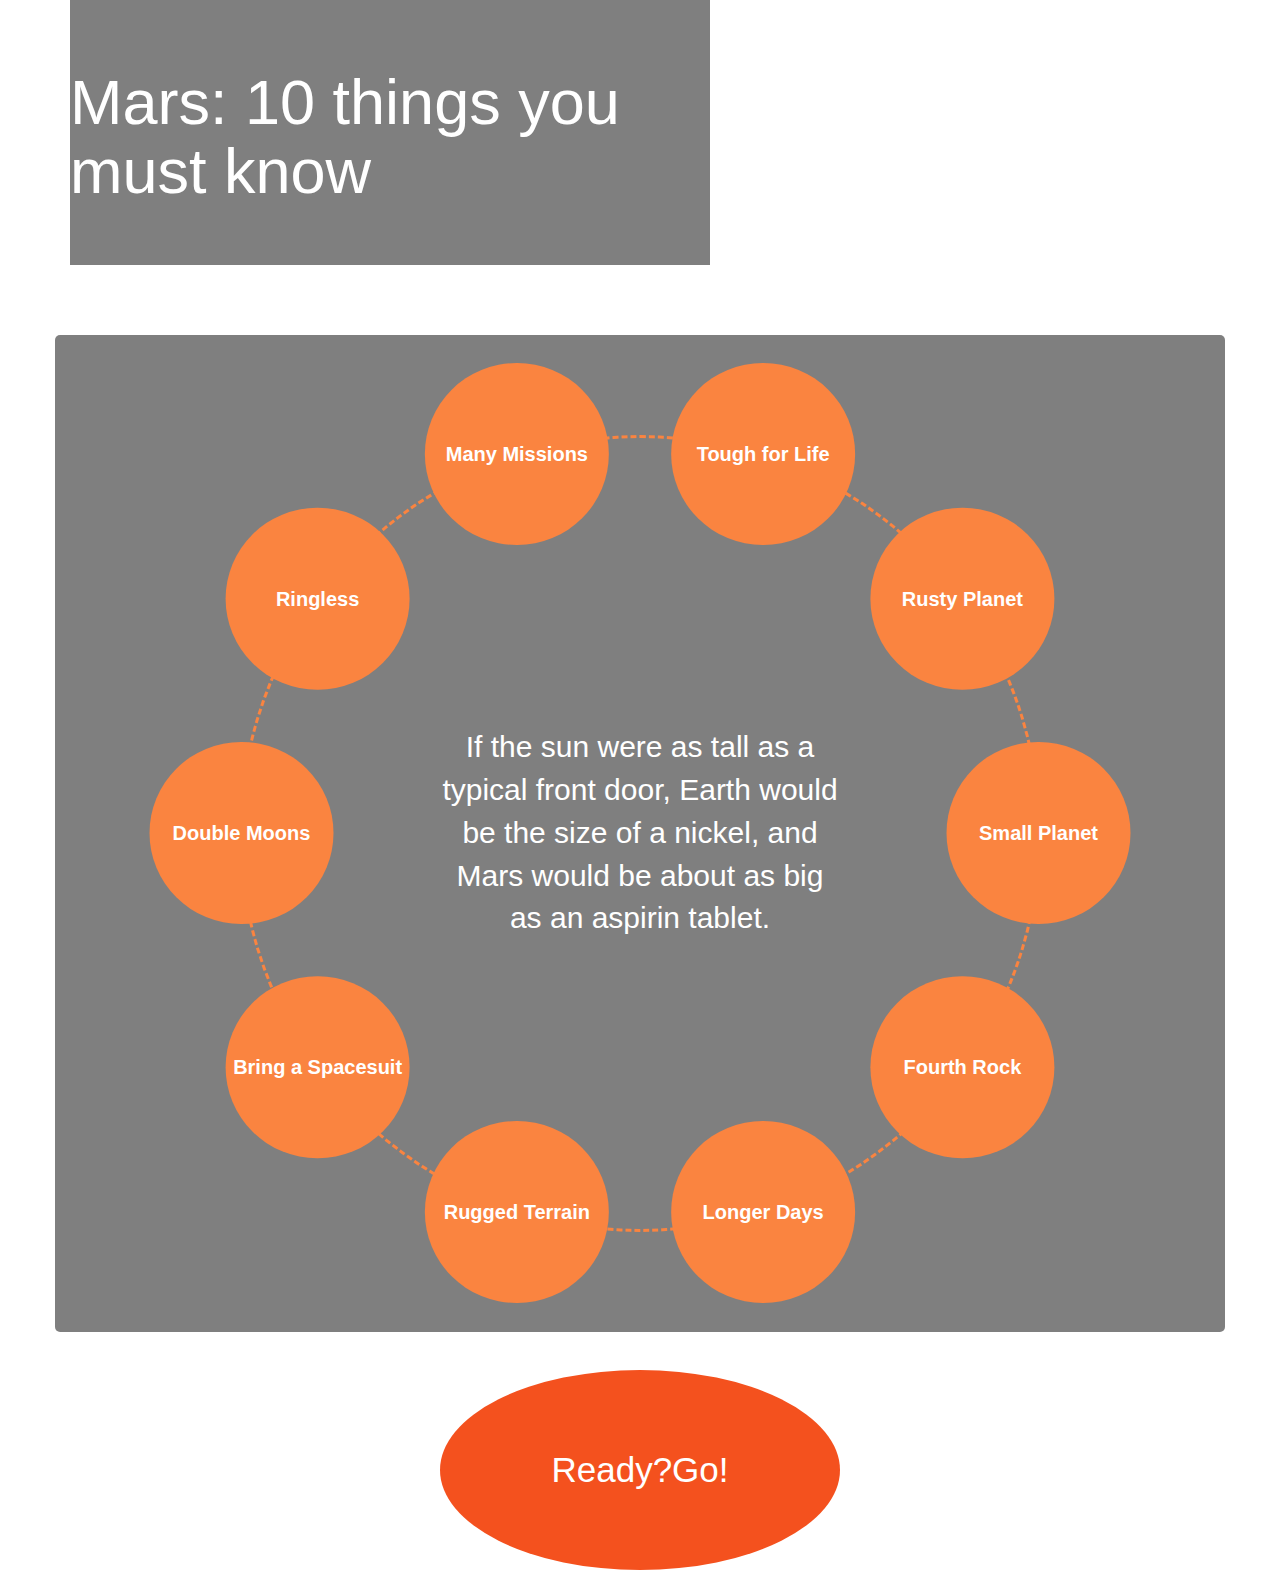
<file: WebContent/WEB-INF/velocity/Jquery_round/need_to_know.html>
<!DOCTYPE html>
<html lang="zh">
<head>
<meta charset="UTF-8">
<meta http-equiv="X-UA-Compatible" content="IE=edge,chrome=1"> 
<meta name="viewport" content="width=device-width, initial-scale=1.0">
<link rel="stylesheet" href="css/bootstrap.min.css">
<link rel="stylesheet" href="css/font-awesome.min.css">
<link rel="stylesheet" href="src/s8CyrcleInfoBox.css" media="screen" charset="utf-8">
<link rel="stylesheet" href="css/style.css" media="screen" charset="utf-8">
<link rel="shortcut icon" type="image/x-icon" href="http://freepngimages.com/wp-content/uploads/2015/08/planet-mars.png" media="screen" />

</head>
<style type="text/css">
		body{
		background-image:url(http://2.bp.blogspot.com/__bqXP4eg7X8/TIgHU4hoLYI/AAAAAAAABV8/VKqq1UTq5FQ/s1600/Venus-2.jpg);
		backgound-repeat:no-repeat no-repeat;
		background-size:100% ;
	}
		#container1{
		opacity:1;
		postion:fixed;
		top:0;
		margin:auto;
		margin-top:5em;
	}
	#jumbobox{
		opacity:1;
		postion:fixed;
		width:50%;
		margin-left: 5em;
	}


	.button {
  display: inline-block;
  border-radius: 50%;
  background-color: #f4511e;
  border: none;
  color: #FFFFFF;
  text-align: center;
  font-size: 35px;
  padding: 20px;
  width: 400px;
  height: 200px;
  transition: all 0.5s;
  cursor: pointer;
  margin: auto;
  display: block;
margin-top: 3%;
}


.button span {
  cursor: pointer;
  display: inline-block;
  position: relative;
  transition: 0.5s;

}

.button span:after {
  content: '»';
  position: absolute;
  opacity: 0;
  top: 0;
  right: -20px;
  transition: 0.5s;

}

.button:hover span {
  padding-right: 25px;

}

.button:hover span:after {
  opacity: 1;
  right: 0;

}
</style>
<body>


<div class="jumbotron" id="jumbobox" style="background-color: rgba(0, 0, 0, 0.5)">
	<div>
		<h1 style="color: white"> Mars: 10 things you must know</h1>
	</div>
</div>

<div id="container1" class="container" style="background-color: rgba(0, 0, 0, 0.5)">
			<div class="circle1">
				<ul class="circleWrapper wStyle1">
					<li>
						<div class="circleFeature fStyle1" data-cyrcleBox="f1">Small Planet</div>
						<div class="circleBox" id="f1"> If the sun were as tall as a typical front door, Earth would be the size of a nickel, and Mars would be about as big as an aspirin tablet.
						</div>
					</li>
					<li>
						<div class="circleFeature fStyle1" data-cyrcleBox="f2">Fourth Rock</div>
						<div class="circleBox" id="f2" style="font-size: 30px" >Mars orbits our sun, a star. Mars is the fourth planet from the sun at a distance of about 228 million km (142 million miles) or 1.52 AU.</div>
					</li>
					<li>
						<div class="circleFeature fStyle1" data-cyrcleBox="f3">Longer Days</div>
						<div class="circleBox" id="f3"> One day on Mars takes just a little over 24 hours (the time it takes for Mars to rotate or spin once). Mars makes a complete orbit around the sun (a year in Martian time) in 687 Earth days.

						</div>

					<li>
						<div class="circleFeature fStyle1" data-cyrcleBox="f4">Rugged Terrain</div>
						<div class="circleBox" id="f4">Mars is a rocky planet, also known as a terrestrial planet. Mars' solid surface has been altered by volcanoes, impacts, crustal movement and atmospheric effects such as dust storms.


						</div>
					</li>


					<li>
						<div class="circleFeature fStyle1" data-cyrcleBox="f5">Bring a Spacesuit</div>
						<div class="circleBox" id="f5">Mars has a thin atmosphere made up mostly of carbon dioxide (CO2), nitrogen (N2) and argon (Ar).
						</div>
					</li>
					<li>
						<div class="circleFeature fStyle1" data-cyrcleBox="f6">Double Moons</div>
						<div class="circleBox" id="f6"> Mars has two moons named Phobos and Deimos.


						</div>
					</li>
					<li>
						<div class="circleFeature fStyle1" data-cyrcleBox="f7"> Ringless</div>
						<div class="circleBox" id="f7"> There are no rings around Mars.
						</div>
					</li>
					<li>
						<div class="circleFeature fStyle1" data-cyrcleBox="f8">Many Missions</div>
						<div class="circleBox" id="f8">Several missions have visited this planet, from flybys and orbiters to rovers on the surface of the Red Planet. The first true Mars mission success was Mariner 4 in 1965.
						</div>
					</li>

					<li>
						<div class="circleFeature fStyle1" data-cyrcleBox="f9">Tough for Life</div>
						<div class="circleBox" id="f9">At this time in the planet's history, Mars' surface cannot support life as we know it. Current missions exploring Mars on the surface and from orbit are determining Mars' past and future potential for life.


						</div>
					</li>

					<li>
						<div class="circleFeature fStyle1" data-cyrcleBox="f10">Rusty Planet</div>
						<div class="circleBox" id="f10">Mars is known as the Red Planet because iron minerals in the Martian soil oxidize, or rust, causing the soil -- and the dusty atmosphere -- to look red.
						</div>
					</li>





				</ul>
			</div>
		</div>
	</div>
</div>

<a href="/home/tian/Github/Hackathon2017/WebContent/WEB-INF/velocity
/index.html">
<button class="button" style="vertical-align: middle" ><span> <center>Ready?Go! </center></span></button>
</a>
<script src="js/jquery-1.11.0.min.js" type="text/javascript"></script>
<script src="src/s8CyrcleInfoBox.js" type="text/javascript"></script>
<script>$(".circle1").s8CircleInfoBox()</script>
<script>$(".circle2").s8CircleInfoBox({
	autoSlide: false,
	action: "click"
})</script>
<script>$(".circle3").s8CircleInfoBox({
	notResponsive: true,
	hoverStyle:"circleSelect3",
	slideSpeed: 500,
	breakpoint: 0

})</script>
<script>$(".circle4").s8CircleInfoBox({
	hoverStyle: "circleSelect4",
	spreadStyle: "right"
})</script>
<script>$(".circle5").s8CircleInfoBox({
	hoverStyle: "circleSelect4",
	spreadStyle: "left"
})</script>
<script>$(".circle6").s8CircleInfoBox({
	hoverStyle: "circleSelect4",
	spreadStyle: "top"
})</script>
<script>$(".circle7").s8CircleInfoBox({
	hoverStyle: "circleSelect4",
	spreadStyle: "bottom"
})</script>

</body>
</html>
</file>
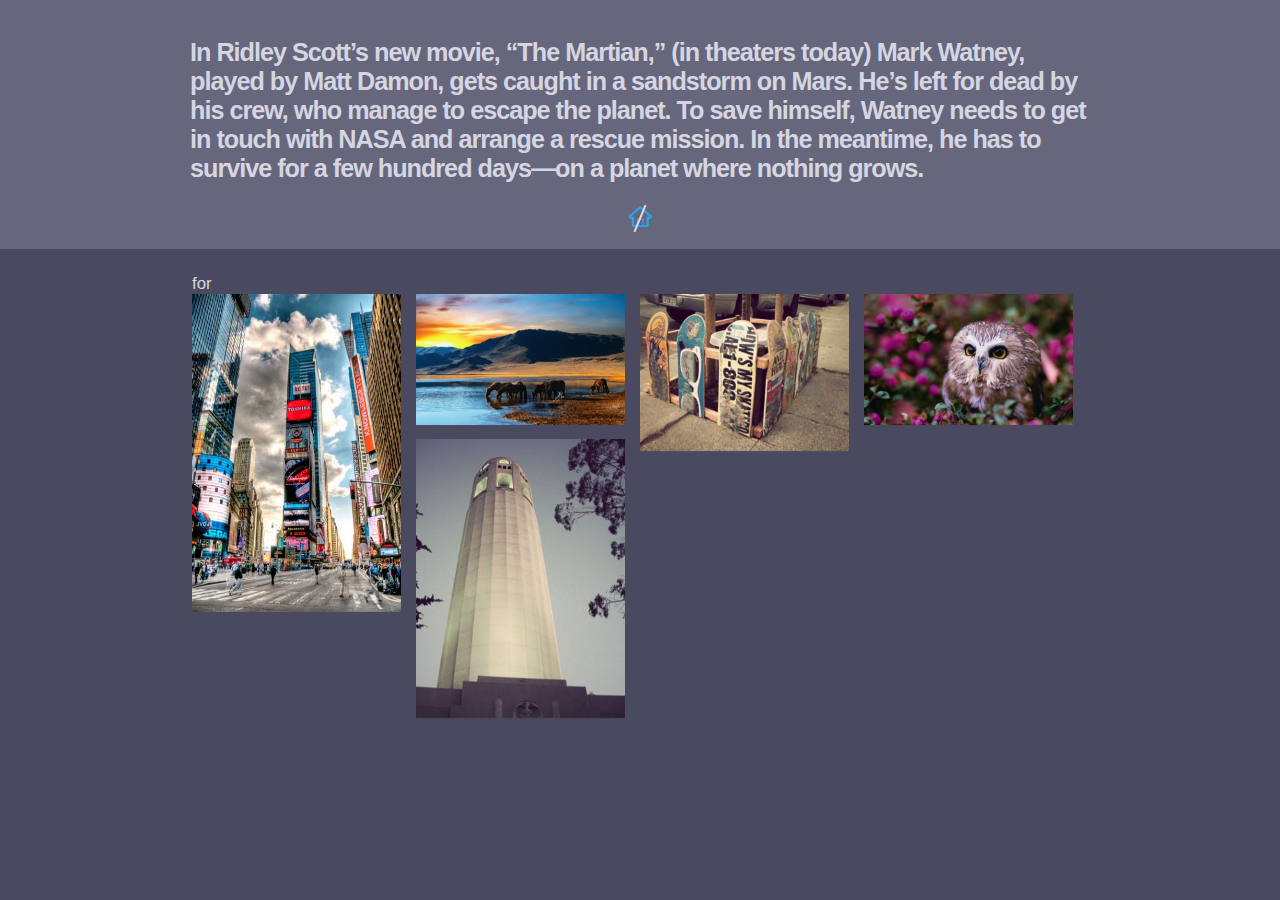
<file: WebContent/WEB-INF/velocity/waterfall/results.html>
<!doctype html>
<html lang="zh">
<head>
	<meta charset="UTF-8">
	<meta http-equiv="X-UA-Compatible" content="IE=edge,chrome=1"> 
	<meta name="viewport" content="width=device-width, initial-scale=1.0">
	<link rel="stylesheet" type="text/css" href="css/normalize.css" />
	<link rel="stylesheet" type="text/css" href="css/default.css">
	<link rel="stylesheet" href="dist/stylesheets/chromagallery.min.css">
	<link rel="shortcut icon" type="image/x-icon" href="http://freepngimages.com/wp-content/uploads/2015/08/planet-mars.png" media="screen" />
	<style type="text/css">
		body,html
		{
			height: 100%;
		}
		.content
		{
			width: 100%;
			height: 100%;
			margin: 10px auto;
		}
		@media screen and (min-width: 980px) /* Desktop */ {
		  .content {
		    width: 70%;
		  }
		}		
		.mygallery
		{
			margin: 25px 0;
		}
	</style>
	<!--[if IE]>
		<script src="http://libs.useso.com/js/html5shiv/3.7/html5shiv.min.js"></script>
	<![endif]-->
</head>
<body>
	<article class="htmleaf-container">
		<header class="htmleaf-header">
			<h2 style="text-align: left">In Ridley Scott’s new movie, “The Martian,” (in theaters today) Mark Watney, played by Matt Damon, gets caught in a sandstorm on Mars. He’s left for dead by his crew, who manage to escape the planet. To save himself, Watney needs to get in touch with NASA and arrange a rescue mission. In the meantime, he has to survive for a few hundred days—on a planet where nothing grows.</span></h2>
			<div class="htmleaf-links">
				<a class="icon-htmleaf-home-outline" href="/home/tian/Github/Hackathon2017/WebContent/WEB-INF/velocity/index.html" title="Home"></a>
			</div>
		</header>
		<div class="content">
			<div class="chroma-gallery mygallery">
				for 
				<img src="images/thumbs/1.jpg" alt="Taken on" + date + "(approximate Earth date: " + earth_date + "with" + camera data-largesrc="images/1.jpg">
				<img src="images/thumbs/2.jpg" alt="Pic 2" data-largesrc="images/2.jpg">
				<img src="images/thumbs/3.jpg" alt="Pic 3" data-largesrc="images/3.jpg">
				<img src="images/thumbs/4.jpg" alt="Pic 4" data-largesrc="images/4.jpg">
				<img src="images/thumbs/5.jpg" alt="Pic 5" data-largesrc="images/5.jpg">
				<img src="images/thumbs/6.jpg" alt="Pic 6" data-largesrc="images/6.jpg">
				<img src="images/thumbs/7.jpg" alt="Pic 7" data-largesrc="images/7.jpg">
				<img src="images/thumbs/8.jpg" alt="Pic 8" data-largesrc="images/8.jpg">
				<img src="images/thumbs/9.jpg" alt="Pic 9" data-largesrc="images/9.jpg">
				<img src="images/10.jpg" alt="Pic 10" data-largesrc="images/10.jpg">
			</div>
		</div>
	</article>
	
	<script src="http://libs.useso.com/js/jquery/1.11.0/jquery.min.js" type="text/javascript"></script>
	<script>window.jQuery || document.write('<script src="js/jquery-1.11.0.min.js"><\/script>')</script>
	<script src="dist/scripts/chromagallery.pkgd.min.js"></script>
	<script type="text/javascript">
		// $(document).ready(function() 
		// {
		//     $(".mygallery").chromaGallery();
		// });
		$(document).ready(function(){
			$(".mygallery").chromaGallery
		    ({
		        color:'#000',
		        gridMargin:15,
		        maxColumns:5,
		        dof:true,
		        screenOpacity:0.8
		    });
		});
		
	</script>
</body>
</html>
</file>
<file: WebContent/WEB-INF/velocity/Jquery_round/src/s8CyrcleInfoBox.css>
.circleWrapper {
    width: 75%;
    height: 75%;
    border-radius: 100%;
    position: relative;
    margin: 50px auto;
}

ul.circleWrapper{
    list-style-type: none;
    padding: 0;
    display: block;
}

ul.circleWrapper li{
    display: block;
}
.circleFeature {
    position: absolute;
    top: 0;
    bottom: 0;
    left: 0;
    right: 0;
    margin: auto;
    cursor: pointer;
    border-radius: 100%;
    text-align: center;
    -webkit-transition: all 0.4s;
    -moz-transition: all 0.4s;
    -ms-transition: all 0.4s;
    -o-transition: all 0.4s;
    transition: all 0.4s;
    z-index: 99999;
    width: 23%;
    height: 23%;
    font-size: 20px;
}

.circleBox {
    width: 50%;
    font-size: 30px;
    color: white;
    position: absolute;
    margin: auto;
    right: 0;
    left: 0;
    top: 50%;
    text-align: center;
    -webkit-transform: translateY(-50%);
    -moz-transform: translateY(-50%);
    -ms-transform: translateY(-50%);
    -o-transform: translateY(-50%);
    transform: translateY(-50%);
    display: none;

}

ul.circleWrapper li:first-child .circleBox {
    display: block;
}

.circleSelect {
    padding: 6px;
    box-sizing: content-box;
}
.circleFeature span{
    vertical-align: middle;
    display: inline-block;
}
@media screen and (max-width: 768px) {
    .circleWrapper:not(.noResponsive) {
        border-radius: 0;
        border:none;
        width: 100%;
    }

    .circleWrapper:not(.noResponsive) li {
        margin-bottom: 20px;
    }
    .circleBox:not(.noResponsive){
        padding: 16px 10px;
        display: block !important;
        position: static;
        -webkit-transform: none;
        -moz-transform: none;
        -ms-transform: none;
        -o-transform: none;
        transform: none;
    }
    .circleFeature:not(.noResponsive){
        position: static;
        display: block ;
        width: 75px;
        height: 75px;
        line-height: 75px !important;
        margin: auto;
        -webkit-transform: none !important;
        -moz-transform: none !important;
        -ms-transform: none !important;
        -o-transform: none !important;
        transform: none !important;
    }

}
</file>
<file: WebContent/WEB-INF/velocity/Jquery_round/css/style.css>
.container{
  padding: 50px;
  background-color: #f1f1f1;
  border-radius: 5px;
  font-family: sans-serif;
}

p.title {
  text-align: center;
  font-weight: 700;
  font-size: 20px;
  color: white;
}

.wStyle1{
    border: 3px dashed rgb(250, 132, 64);
}
.fStyle1{
  background-color: rgb(250, 132, 64);
  color: white;
  font-weight: 600;
}
.circle2 {
  box-sizing: border-box;
}

.fStyle2 {
  background: #fff;
  border: 2px dotted #aaa;
}
.wStyle2 {
  border: 2px dotted #aaa;
}
.innerStyle2{
  background-color: #f9f9f9;
  width: 70% !important;
  height: 70% !important;
  -webkit-border-radius:50%;
  -moz-border-radius:50%;
  border-radius:50%;
  padding: 15% 22px;
}
.innerStyle3{
  font-size: 25px;
  font-weight: 900;
}
.circleSelect3{
  background-color: #fafafa;
}
.fStyle4{
  background-color:  #00b786;
  color: white;
}

.fStyle4 span{
  font-size: 23px;
}
.wStyle4{
  border:2px solid #00b786;
}

.circleSelect4:after {
  content: "";
  width: 80%;
  height: 80%;
  border: 2px solid #fff;
  position: absolute;
  z-index: 999;
  border-radius: 50%;
  top: 0;
  left: 0;
  right: 0;
  bottom: 0;
  margin: auto;
}
@media screen and (max-width: 768px) {
  .innerStyle2 {
    background: none;
  }
}
</file>
<file: WebContent/WEB-INF/velocity/waterfall/css/default.css>
@import url(http://fonts.useso.com/css?family=Raleway:200,500,700,800);
@font-face {
	font-family: 'icomoon';
	src:url('../fonts/icomoon.eot?rretjt');
	src:url('../fonts/icomoon.eot?#iefixrretjt') format('embedded-opentype'),
		url('../fonts/icomoon.woff?rretjt') format('woff'),
		url('../fonts/icomoon.ttf?rretjt') format('truetype'),
		url('../fonts/icomoon.svg?rretjt#icomoon') format('svg');
	font-weight: normal;
	font-style: normal;
}

[class^="icon-"], [class*=" icon-"] {
	font-family: 'icomoon';
	speak: none;
	font-style: normal;
	font-weight: normal;
	font-variant: normal;
	text-transform: none;
	line-height: 1;

	/* Better Font Rendering =========== */
	-webkit-font-smoothing: antialiased;
	-moz-osx-font-smoothing: grayscale;
}

body, html { font-size: 100%; 	padding: 0; margin: 0;}

/* Reset */
*,
*:after,
*:before {
	-webkit-box-sizing: border-box;
	-moz-box-sizing: border-box;
	box-sizing: border-box;
}

/* Clearfix hack by Nicolas Gallagher: http://nicolasgallagher.com/micro-clearfix-hack/ */
.clearfix:before,
.clearfix:after {
	content: " ";
	display: table;
}

.clearfix:after {
	clear: both;
}

body{
	/*background: #f9f7f6;
	color: #404d5b;*/
	background: #494A5F;
	color: #D5D6E2;
	font-weight: 500;
	font-size: 1.05em;
	font-family: "Microsoft YaHei","宋体","Segoe UI", "Lucida Grande", Helvetica, Arial,sans-serif, FreeSans, Arimo;
}
a{color: #2fa0ec;text-decoration: none;outline: none;}
a:hover,a:focus{color:#74777b;}

.htmcontainer{
	margin: 0 auto;
	text-align: center;
	overflow: hidden;
}
.htmleaf-content {
	font-size: 150%;
	padding: 1em 0;
}

.htmleaf-content h2 {
	margin: 0 0 2em;
	opacity: 0.1;
}

.htmleaf-content p {
	margin: 1em 0;
	padding: 5em 0 0 0;
	font-size: 0.65em;
}
.bgcolor-1 { background: #f0efee; }
.bgcolor-2 { background: #f9f9f9; }
.bgcolor-3 { background: #e8e8e8; }/*light grey*/
.bgcolor-4 { background: #2f3238; color: #fff; }/*Dark grey*/
.bgcolor-5 { background: #df6659; color: #521e18; }/*pink1*/
.bgcolor-6 { background: #2fa8ec; }/*sky blue*/
.bgcolor-7 { background: #d0d6d6; }/*White tea*/
.bgcolor-8 { background: #3d4444; color: #fff; }/*Dark grey2*/
.bgcolor-9 { background: #ef3f52; color: #fff;}/*pink2*/
.bgcolor-10{ background: #64448f; color: #fff;}/*Violet*/
.bgcolor-11{ background: #3755ad; color: #fff;}/*dark blue*/
.bgcolor-12{ background: #3498DB; color: #fff;}/*light blue*/
.bgcolor-20{ background: #494A5F;color: #D5D6E2;}
/* Header */
.htmleaf-header{
	padding: 1em 190px 1em;
	letter-spacing: -1px;
	text-align: center;
	background: #66677c;
}
.htmleaf-header h1 {
	color: #D5D6E2;
	font-weight: 600;
	font-size: 2em;
	line-height: 1;
	margin-bottom: 0;
	font-family:"Segoe UI", "Lucida Grande", Helvetica, Arial,sans-serif, FreeSans, Arimo;
}
.htmleaf-header h1 span {
	font-family:"Segoe UI", "Lucida Grande", Helvetica, Arial,sans-serif, FreeSans, Arimo;
	display: block;
	font-size: 60%;
	font-weight: 400;
	padding: 0.8em 0 0.5em 0;
	color: #c3c8cd;
}
/*nav*/
.htmleaf-demo a{color: #1d7db1;text-decoration: none;}
.htmleaf-demo{width: 100%;padding-bottom: 1.2em;}
.htmleaf-demo a{display: inline-block;margin: 0.5em;padding: 0.6em 1em;border: 3px solid #1d7db1;font-weight: 700;}
.htmleaf-demo a:hover{opacity: 0.6;}
.htmleaf-demo a.current{background:#1d7db1;color: #fff; }
/* Top Navigation Style */
.htmleaf-links {
	position: relative;
	display: inline-block;
	white-space: nowrap;
	font-size: 1.5em;
	text-align: center;
}

.htmleaf-links::after {
	position: absolute;
	top: 0;
	left: 50%;
	margin-left: -1px;
	width: 2px;
	height: 100%;
	background: #dbdbdb;
	content: '';
	-webkit-transform: rotate3d(0,0,1,22.5deg);
	transform: rotate3d(0,0,1,22.5deg);
}

.htmcon {
	display: inline-block;
	margin: 0.5em;
	padding: 0em 0;
	width: 1.5em;
	text-decoration: none;
}

.htmleaf-icon span {
	display: none;
}

.htmleaf-icon:before {
	margin: 0 5px;
	text-transform: none;
	font-weight: normal;
	font-style: normal;
	font-variant: normal;
	font-family: 'icomoon';
	line-height: 1;
	speak: none;
	-webkit-font-smoothing: antialiased;
}
/* footer */
.htmleaf-footer{width: 100%;padding-top: 10px;}
.htmleaf-small{font-size: 0.8em;}
.center{text-align: center;}
/*.info {
	display: block;
	padding: 1.5em 2em;
	border-radius: 10px;
	font-weight: normal;
	font-size: 1.25em;
	margin: 0 auto;
	letter-spacing: 0px;
	text-align: left;
	max-width: 700px;
	background: rgba(0,0,0,0.2);
	margin: 0.5em;
	-webkit-flex: 1 1 auto;
	flex: none;
}
.info--desktop {
	color: #f48fb1;
}*/
/****/
.related {
	color: #fff;
	background: #494A5F;
	text-align: center;
	font-size: 1.25em;
	padding: 0.5em 0;
	overflow: hidden;
}

.related > a {
	vertical-align: top;
	width: calc(100% - 20px);
	max-width: 340px;
	display: inline-block;
	text-align: center;
	margin: 20px 10px;
	padding: 25px;
	font-family: "Microsoft YaHei","宋体","Segoe UI", "Lucida Grande", Helvetica, Arial,sans-serif, FreeSans, Arimo;
}
.related a {
	display: inline-block;
	text-align: left;
	margin: 20px auto;
	padding: 10px 20px;
	opacity: 0.8;
	-webkit-transition: opacity 0.3s;
	transition: opacity 0.3s;
	-webkit-backface-visibility: hidden;
}

.related a:hover,
.related a:active {
	opacity: 1;
}

.related a img {
	max-width: 100%;
	opacity: 0.8;
	border-radius: 4px;
}
.related a:hover img,
.related a:active img {
	opacity: 1;
}
.related h3{font-family: "Microsoft YaHei", sans-serif;}
.related a h3 {
	font-weight: 300;
	margin-top: 0.15em;
	color: #fff;
}
/* icomoon */
.icon-htmleaf-home-outline:before {
	content: "\e5000";
}

.icon-htmleaf-arrow-forward-outline:before {
	content: "\e5001";
}

@media screen and (max-width: 50em) {
	.htmleaf-header {
		padding: 3em 10% 4em;
	}
	.htmleaf-header h1 {
        font-size:2em;
    }
}


@media screen and (max-width: 40em) {
	.htmleaf-header h1 {
		font-size: 1.5em;
	}
}

@media screen and (max-width: 30em) {
    .htmleaf-header h1 {
        font-size:1.2em;
    }
}
</file>
<file: WebContent/WEB-INF/velocity/waterfall/dist/stylesheets/chromagallery.min.css>
/*
 * Jquery Chroma Gallery
 * author: casulworks
 * Licensed under the MIT license
 * Credits for easing classes: http://matthewlein.com/ceaser/
 * Credits for jello animation: https://daneden.github.io/animate.css/;	
 */

@font-face{font-family:chroma-ui;src:url(../fonts/chroma-ui/chroma-ui.eot?-etc1qp);src:url(../fonts/chroma-ui/chroma-ui.eot?#iefix-etc1qp) format('embedded-opentype'),url(../fonts/chroma-ui/chroma-ui.ttf?-etc1qp) format('truetype'),url(../fonts/chroma-ui/chroma-ui.woff?-etc1qp) format('woff'),url(../fonts/chroma-ui/chroma-ui.svg?-etc1qp#chroma-ui) format('svg');font-weight:400;font-style:normal}[class*=" chrgi-"],[class^=chrgi-]{font-family:chroma-ui;speak:none;font-style:normal;font-weight:400;font-variant:normal;text-transform:none;line-height:1;-webkit-font-smoothing:antialiased;-moz-osx-font-smoothing:grayscale}.chrgi-download:before{content:"\e069"}.chrgi-image:before{content:"\e010"}.chrgi-zoom-in:before{content:"\e037"}.chrgi-zoom-out:before{content:"\e038"}.chrgi-return:before{content:"\e039"}.chrgi-play:before{content:"\e052"}.chrgi-pause:before{content:"\e053"}.chrgi-repeat:before{content:"\e058"}.chrgi-maximize:before{content:"\e112"}.chrgi-minimize:before{content:"\e113"}.chrgi-close:before{content:"\e117"}.chrgi-open:before{content:"\e128"}.chrgi-ellipsis:before{content:"\e129"}.chrgi-next:before{content:"\e600"}.chrgi-previous:before{content:"\e601"}:-moz-full-screen,:-webkit-full-screen,:fullscreen :-ms-fullscreen{overflow-y:hidden!important}.chroma-gallery *,.chroma-screen *{border:none;padding:none;outline:0;margin:0;-webkit-box-sizing:border-box;-moz-box-sizing:border-box;box-sizing:border-box}.chrg-no-select{-webkit-tap-highlight-color:transparent;-webkit-touch-callout:none;-webkit-user-select:none;-khtml-user-select:none;-moz-user-select:none;-ms-user-select:none;user-select:none}.chroma-screen{width:100%;height:100%;display:none;top:0;left:0;position:fixed;touch-action:none;z-index:9999;overflow:hidden}.chrg-dof-body{-webkit-filter:blur(0);-moz-filter:blur(0);-o-filter:blur(0);filter:blur(0);-webkit-transition:-webkit-filter .5s ease-in-out;-moz-transition:-moz-filter .5s ease-in-out;-o-transition:-o-filter .5s ease-in-out;transition:filter .5s ease-in-out}.chrg-dof-effect{-webkit-filter:blur(10px);-moz-filter:blur(10px);-o-filter:blur(10px);filter:blur(10px)}.chroma-screen .chrg-bg,.chroma-screen .chrg-content,.chroma-screen .chrg-wrap{position:absolute;left:0;top:0;width:100%;height:100%;overflow:hidden}.chroma-screen .chrg-bg{opacity:0;-webkit-transition:opacity .35s ease-in-out;-moz-transition:opacity .35s ease-in-out;-ms-transition:opacity .35s ease-in-out;-o-transition:opacity .35s ease-in-out;transition:opacity .35s ease-in-out;background-color:#000;will-change:opacity;touch-action:none}.chroma-screen .chrg-ui{width:100%;position:absolute;top:0;left:0;height:40px;opacity:0;-webkit-transition:opacity .35s ease-in-out;-moz-transition:opacity .35s ease-in-out;-ms-transition:opacity .35s ease-in-out;-o-transition:opacity .35s ease-in-out;transition:opacity .35s ease-in-out;background:-moz-linear-gradient(top,rgba(0,0,0,.2) 0,rgba(0,0,0,0) 100%);background:-webkit-gradient(linear,left top,left bottom,color-stop(0,rgba(0,0,0,.2)),color-stop(100%,rgba(0,0,0,0)));background:-webkit-linear-gradient(top,rgba(0,0,0,.2) 0,rgba(0,0,0,0) 100%);background:-o-linear-gradient(top,rgba(0,0,0,.2) 0,rgba(0,0,0,0) 100%);background:-ms-linear-gradient(top,rgba(0,0,0,.2) 0,rgba(0,0,0,0) 100%);background:linear-gradient(to bottom,rgba(0,0,0,.2) 0,rgba(0,0,0,0) 100%);filter:progid:DXImageTransform.Microsoft.gradient( startColorstr='#33000000', endColorstr='#00000000', GradientType=0 );will-change:opacity;z-index:2}.chroma-screen .chrg-ui button{width:38px;height:38px;float:right;position:relative;-webkit-border-radius:100%;-moz-border-radius:100%;-ms-border-radius:100%;-o-border-radius:100%;border-radius:100%;display:block;cursor:pointer;color:rgba(255,255,255,.7);background-color:transparent;text-align:center;-webkit-transition:all .25s ease-in-out;-moz-transition:all .25s ease-in-out;-ms-transition:all .25s ease-in-out;-o-transition:all .25s ease-in-out;transition:all .25s ease-in-out;text-shadow:0 3px 4px rgba(0,0,0,.4);font-size:1.2em;will-change:background-color}.chroma-screen .chrg-ui button:hover{-webkit-box-shadow:0 3px 8px 0 rgba(0,0,0,.3);-moz-box-shadow:0 3px 8px 0 rgba(0,0,0,.3);box-shadow:0 3px 8px 0 rgba(0,0,0,.3);background:rgba(0,0,0,.35);color:rgba(255,255,255,1)}.chroma-screen .chrg-imgwrap{position:absolute;top:0;left:0;-webkit-transform-origin:0 0;-mos-transform-origin:0 0;-ms-transform-origin:0 0;-o-transform-origin:0 0;transform-origin:0 0;-webkit-backface-visibility:hidden;backface-visibility:hidden;will-change:transform,-webkit-transform,-moz-transform,-ms-transform,-o-transform;z-index:1}.chroma-screen .chrg-imgwrap img{position:absolute;width:100%;height:100%;display:block;top:0;left:0;-webkit-backface-visibility:hidden;backface-visibility:hidden}.chrg-loader,.chrg-loader-line-wrap,.chrg-loader-line-wrap-wrap{top:0;width:42px;position:absolute;left:0}.chrg-animation{-webkit-transition:all .35s;-moz-transition:all .35s;-ms-transition:all .35s;-o-transition:all .35s;transition:all .35s}.chrg-loader{bottom:0;height:25px;margin:auto;display:none;right:0}.chrg-loader-line-wrap-wrap{animation:loader-spin 1.8s cubic-bezier(.175,.885,.32,1.275) infinite;-o-animation:loader-spin 1.8s cubic-bezier(.175,.885,.32,1.275) infinite;-ms-animation:loader-spin 1.8s cubic-bezier(.175,.885,.32,1.275) infinite;-webkit-animation:loader-spin 1.8s cubic-bezier(.175,.885,.32,1.275) infinite;-moz-animation:loader-spin 1.8s cubic-bezier(.175,.885,.32,1.275) infinite;box-sizing:border-box;-o-box-sizing:border-box;-ms-box-sizing:border-box;-webkit-box-sizing:border-box;-moz-box-sizing:border-box;height:21px;overflow:hidden;transform-origin:50% 100%;-o-transform-origin:50% 100%;-ms-transform-origin:50% 100%;-webkit-transform-origin:50% 100%;-moz-transform-origin:50% 100%}.chrg-loader-line-wrap{border:2px solid transparent;border-radius:100%;-o-border-radius:100%;-ms-border-radius:100%;-webkit-border-radius:100%;-moz-border-radius:100%;box-sizing:border-box;-o-box-sizing:border-box;-ms-box-sizing:border-box;-webkit-box-sizing:border-box;-moz-box-sizing:border-box;height:42px;margin:0 auto;right:0}.chrg-loader-line-wrap-wrap:nth-child(1){animation-delay:-45ms;-o-animation-delay:-45ms;-ms-animation-delay:-45ms;-webkit-animation-delay:-45ms;-moz-animation-delay:-45ms}.chrg-loader-line-wrap-wrap:nth-child(2){animation-delay:-90ms;-o-animation-delay:-90ms;-ms-animation-delay:-90ms;-webkit-animation-delay:-90ms;-moz-animation-delay:-90ms}.chrg-loader-line-wrap-wrap:nth-child(3){animation-delay:-135ms;-o-animation-delay:-135ms;-ms-animation-delay:-135ms;-webkit-animation-delay:-135ms;-moz-animation-delay:-135ms}.chrg-loader-line-wrap-wrap:nth-child(4){animation-delay:-180ms;-o-animation-delay:-180ms;-ms-animation-delay:-180ms;-webkit-animation-delay:-180ms;-moz-animation-delay:-180ms}.chrg-loader-line-wrap-wrap:nth-child(5){animation-delay:-225ms;-o-animation-delay:-225ms;-ms-animation-delay:-225ms;-webkit-animation-delay:-225ms;-moz-animation-delay:-225ms}.chrg-loader-line-wrap-wrap:nth-child(1) .chrg-loader-line-wrap{border-color:#ea4747;height:38px;width:38px;top:3px}.chrg-loader-line-wrap-wrap:nth-child(2) .chrg-loader-line-wrap{border-color:#eaea47;height:32px;width:32px;top:6px}.chrg-loader-line-wrap-wrap:nth-child(3) .chrg-loader-line-wrap{border-color:#47ea47;height:26px;width:26px;top:9px}.chrg-loader-line-wrap-wrap:nth-child(4) .chrg-loader-line-wrap{border-color:#47eaea;height:20px;width:20px;top:12px}.chrg-loader-line-wrap-wrap:nth-child(5) .chrg-loader-line-wrap{border-color:#4747ea;height:14px;width:14px;top:15px}.chroma-gallery{width:100%;min-width:200px;min-height:200px;display:none}.chroma-gallery .chrg-loadicon{visibility:hidden;font-size:0;display:block}.chroma-gallery img{display:none}.chroma-gallery .chrg-grid:after{content:'';display:block;clear:both}.chroma-gallery .chrg-item{opacity:0;cursor:pointer;-webkit-transition:opacity .4s ease-in-out;-moz-transition:opacity .4s ease-in-out;-ms-transition:opacity .4s ease-in-out;-o-transition:opacity .4s ease-in-out;transition:opacity .4s ease-in-out;will-change:opacity}.chroma-gallery .chrg-item img{width:100%;display:block}.chroma-gallery .chrg-item:hover img{-webkit-filter:grayscale(1);-moz-filter:grayscale(1);-o-filter:grayscale(1);filter:grayscale(1)}.chroma-gallery .chrg-description{display:block;background:rgba(0,0,0,.4);position:absolute;top:0;right:0;bottom:0;left:0;opacity:0;-webkit-transition:opacity .4s ease-in-out,-webkit-filter .4s ease-in-out;-moz-transition:opacity .4s ease-in-out,-moz-filter .4s ease-in-out;-ms-transition:opacity .4s ease-in-out,-ms-filter .4s ease-in-out;-o-transition:opacity .4s ease-in-out,-o-filter .4s ease-in-out;transition:opacity .4s ease-in-out,filter .4s ease-in-out;text-align:center;font-size:17px;will-change:opacity,filter,-webkit-filter,-moz-filter,-ms-filter,-o-filter;color:#fff}.chroma-gallery .chrg-description:hover{opacity:1}.chroma-gallery .chrg-description:before{content:'';height:100%}.chroma-gallery .chrg-description p{padding:10px;line-height:27px}.chroma-gallery .chrg-description span{font-size:50px;line-height:20px}.chroma-gallery .chrg-description p,.chroma-gallery .chrg-description:before{display:inline-block;vertical-align:middle}@keyframes loader-spin{0%,15%{transform:rotate(0)}100%{transform:rotate(360deg)}}@-o-keyframes loader-spin{0%,15%{-o-transform:rotate(0);transform:rotate(0)}100%{-o-transform:rotate(360deg);transform:rotate(360deg)}}@-ms-keyframes loader-spin{0%,15%{-ms-transform:rotate(0);transform:rotate(0)}100%{-ms-transform:rotate(360deg);transform:rotate(360deg)}}@-webkit-keyframes loader-spin{0%,15%{-webkit-transform:rotate(0);transform:rotate(0)}100%{-webkit-transform:rotate(360deg);transform:rotate(360deg)}}@-moz-keyframes loader-spin{0%,15%{-moz-transform:rotate(0);transform:rotate(0)}100%{-moz-transform:rotate(360deg);transform:rotate(360deg)}}.chrg-easing-linear{-webkit-transition-timing-function:linear!important;-moz-transition-timing-function:linear!important;-o-transition-timing-function:linear!important;transition-timing-function:linear!important}.chrg-easing-ease{-webkit-transition-timing-function:ease!important;-moz-transition-timing-function:ease!important;-o-transition-timing-function:ease!important;transition-timing-function:ease!important}.chrg-easing-easeIn{-webkit-transition-timing-function:ease-in!important;-moz-transition-timing-function:ease-in!important;-o-transition-timing-function:ease-in!important;transition-timing-function:ease-in!important}.chrg-easing-easeOut{-webkit-transition-timing-function:ease-out!important;-moz-transition-timing-function:ease-out!important;-o-transition-timing-function:ease-out!important;transition-timing-function:ease-out!important}.chrg-easing-easeInOut{-webkit-transition-timing-function:ease-in-out!important;-moz-transition-timing-function:ease-in-out!important;-o-transition-timing-function:ease-in-out!important;transition-timing-function:ease-in-out!important}.chrg-easing-easeInQuad{-webkit-transition-timing-function:cubic-bezier(.55,.085,.68,.53)!important;-moz-transition-timing-function:cubic-bezier(.55,.085,.68,.53)!important;-o-transition-timing-function:cubic-bezier(.55,.085,.68,.53)!important;transition-timing-function:cubic-bezier(.55,.085,.68,.53)!important}.chrg-easing-easeInCubic{-webkit-transition-timing-function:cubic-bezier(.55,.055,.675,.19)!important;-moz-transition-timing-function:cubic-bezier(.55,.055,.675,.19)!important;-o-transition-timing-function:cubic-bezier(.55,.055,.675,.19)!important;transition-timing-function:cubic-bezier(.55,.055,.675,.19)!important}.chrg-easing-easeInQuart{-webkit-transition-timing-function:cubic-bezier(.895,.030,.685,.22)!important;-moz-transition-timing-function:cubic-bezier(.895,.030,.685,.22)!important;-o-transition-timing-function:cubic-bezier(.895,.030,.685,.22)!important;transition-timing-function:cubic-bezier(.895,.030,.685,.22)!important}.chrg-easing-easeInQuint{-webkit-transition-timing-function:cubic-bezier(.755,.050,.855,.060)!important;-moz-transition-timing-function:cubic-bezier(.755,.050,.855,.060)!important;-o-transition-timing-function:cubic-bezier(.755,.050,.855,.060)!important;transition-timing-function:cubic-bezier(.755,.050,.855,.060)!important}.chrg-easing-easeInSine{-webkit-transition-timing-function:cubic-bezier(.47,0,.745,.715)!important;-moz-transition-timing-function:cubic-bezier(.47,0,.745,.715)!important;-o-transition-timing-function:cubic-bezier(.47,0,.745,.715)!important;transition-timing-function:cubic-bezier(.47,0,.745,.715)!important}.chrg-easing-easeInExpo{-webkit-transition-timing-function:cubic-bezier(.95,.050,.795,.035)!important;-moz-transition-timing-function:cubic-bezier(.95,.050,.795,.035)!important;-o-transition-timing-function:cubic-bezier(.95,.050,.795,.035)!important;transition-timing-function:cubic-bezier(.95,.050,.795,.035)!important}.chrg-easing-easeInCirc{-webkit-transition-timing-function:cubic-bezier(.6,.040,.98,.335)!important;-moz-transition-timing-function:cubic-bezier(.6,.040,.98,.335)!important;-o-transition-timing-function:cubic-bezier(.6,.040,.98,.335)!important;transition-timing-function:cubic-bezier(.6,.040,.98,.335)!important}.chrg-easing-easeInBack{-webkit-transition-timing-function:cubic-bezier(.6,0,.735,.045)!important;-webkit-transition-timing-function:cubic-bezier(.6,-.28,.735,.045)!important;-moz-transition-timing-function:cubic-bezier(.6,-.28,.735,.045)!important;-o-transition-timing-function:cubic-bezier(.6,-.28,.735,.045)!important;transition-timing-function:cubic-bezier(.6,-.28,.735,.045)!important}.chrg-easing-easeOutQuad{-webkit-transition-timing-function:cubic-bezier(.25,.46,.45,.94)!important;-moz-transition-timing-function:cubic-bezier(.25,.46,.45,.94)!important;-o-transition-timing-function:cubic-bezier(.25,.46,.45,.94)!important;transition-timing-function:cubic-bezier(.25,.46,.45,.94)!important}.chrg-easing-easeOutExpo{-webkit-transition-timing-function:cubic-bezier(.19,1,.22,1)!important;-moz-transition-timing-function:cubic-bezier(.19,1,.22,1)!important;-o-transition-timing-function:cubic-bezier(.19,1,.22,1)!important;transition-timing-function:cubic-bezier(.19,1,.22,1)!important}.chrg-easing-easeOutCubic{-webkit-transition-timing-function:cubic-bezier(.215,.61,.355,1)!important;-moz-transition-timing-function:cubic-bezier(.215,.61,.355,1)!important;-o-transition-timing-function:cubic-bezier(.215,.61,.355,1)!important;transition-timing-function:cubic-bezier(.215,.61,.355,1)!important}.chrg-easing-easeOutQuart{-webkit-transition-timing-function:cubic-bezier(.165,.84,.44,1)!important;-moz-transition-timing-function:cubic-bezier(.165,.84,.44,1)!important;-o-transition-timing-function:cubic-bezier(.165,.84,.44,1)!important;transition-timing-function:cubic-bezier(.165,.84,.44,1)!important}.chrg-easing-easeOutQuint{-webkit-transition-timing-function:cubic-bezier(.23,1,.32,1)!important;-moz-transition-timing-function:cubic-bezier(.23,1,.32,1)!important;-o-transition-timing-function:cubic-bezier(.23,1,.32,1)!important;transition-timing-function:cubic-bezier(.23,1,.32,1)!important}.chrg-easing-easeOutSine{-webkit-transition-timing-function:cubic-bezier(.39,.575,.565,1)!important;-moz-transition-timing-function:cubic-bezier(.39,.575,.565,1)!important;-o-transition-timing-function:cubic-bezier(.39,.575,.565,1)!important;transition-timing-function:cubic-bezier(.39,.575,.565,1)!important}.chrg-easing-easeOutCirc{-webkit-transition-timing-function:cubic-bezier(.075,.82,.165,1)!important;-moz-transition-timing-function:cubic-bezier(.075,.82,.165,1)!important;-o-transition-timing-function:cubic-bezier(.075,.82,.165,1)!important;transition-timing-function:cubic-bezier(.075,.82,.165,1)!important}.chrg-easing-easeOutBack{-webkit-transition-timing-function:cubic-bezier(.175,.885,.32,1)!important;-webkit-transition-timing-function:cubic-bezier(.175,.885,.32,1.275)!important;-moz-transition-timing-function:cubic-bezier(.175,.885,.32,1.275)!important;-o-transition-timing-function:cubic-bezier(.175,.885,.32,1.275)!important;transition-timing-function:cubic-bezier(.175,.885,.32,1.275)!important}.chrg-easing-easeInOutQuad{-webkit-transition-timing-function:cubic-bezier(.455,.030,.515,.955)!important;-moz-transition-timing-function:cubic-bezier(.455,.030,.515,.955)!important;-o-transition-timing-function:cubic-bezier(.455,.030,.515,.955)!important;transition-timing-function:cubic-bezier(.455,.030,.515,.955)!important}.chrg-easing-easeInOutCubic{-webkit-transition-timing-function:cubic-bezier(.645,.045,.355,1)!important;-moz-transition-timing-function:cubic-bezier(.645,.045,.355,1)!important;-o-transition-timing-function:cubic-bezier(.645,.045,.355,1)!important;transition-timing-function:cubic-bezier(.645,.045,.355,1)!important}.chrg-easing-easeInOutQuart{-webkit-transition-timing-function:cubic-bezier(.77,0,.175,1)!important;-moz-transition-timing-function:cubic-bezier(.77,0,.175,1)!important;-o-transition-timing-function:cubic-bezier(.77,0,.175,1)!important;transition-timing-function:cubic-bezier(.77,0,.175,1)!important}.chrg-easing-easeInOutQuint{-webkit-transition-timing-function:cubic-bezier(.86,0,.070,1)!important;-moz-transition-timing-function:cubic-bezier(.86,0,.070,1)!important;-o-transition-timing-function:cubic-bezier(.86,0,.070,1)!important;transition-timing-function:cubic-bezier(.86,0,.070,1)!important}.chrg-easing-easeInOutSine{-webkit-transition-timing-function:cubic-bezier(.445,.050,.55,.95)!important;-moz-transition-timing-function:cubic-bezier(.445,.050,.55,.95)!important;-o-transition-timing-function:cubic-bezier(.445,.050,.55,.95)!important;transition-timing-function:cubic-bezier(.445,.050,.55,.95)!important}.chrg-easing-easeInOutExpo{-webkit-transition-timing-function:cubic-bezier(1,0,0,1)!important;-moz-transition-timing-function:cubic-bezier(1,0,0,1)!important;-o-transition-timing-function:cubic-bezier(1,0,0,1)!important;transition-timing-function:cubic-bezier(1,0,0,1)!important}.chrg-easing-easeInOutCirc{-webkit-transition-timing-function:cubic-bezier(.785,.135,.15,.86)!important;-moz-transition-timing-function:cubic-bezier(.785,.135,.15,.86)!important;-o-transition-timing-function:cubic-bezier(.785,.135,.15,.86)!important;transition-timing-function:cubic-bezier(.785,.135,.15,.86)!important}.chrg-easing-easeInOutBack{-webkit-transition-timing-function:cubic-bezier(.68,0,.265,1)!important;-webkit-transition-timing-function:cubic-bezier(.68,-.55,.265,1.55)!important;-moz-transition-timing-function:cubic-bezier(.68,-.55,.265,1.55)!important;-o-transition-timing-function:cubic-bezier(.68,-.55,.265,1.55)!important;transition-timing-function:cubic-bezier(.68,-.55,.265,1.55)!important}.chrg-easing-chroma{-webkit-transition-timing-function:cubic-bezier(1,.015,.44,1)!important;-moz-transition-timing-function:cubic-bezier(1,.015,.44,1)!important;-o-transition-timing-function:cubic-bezier(1,.015,.44,1)!important;transition-timing-function:cubic-bezier(1,.015,.44,1)!important}
</file>
